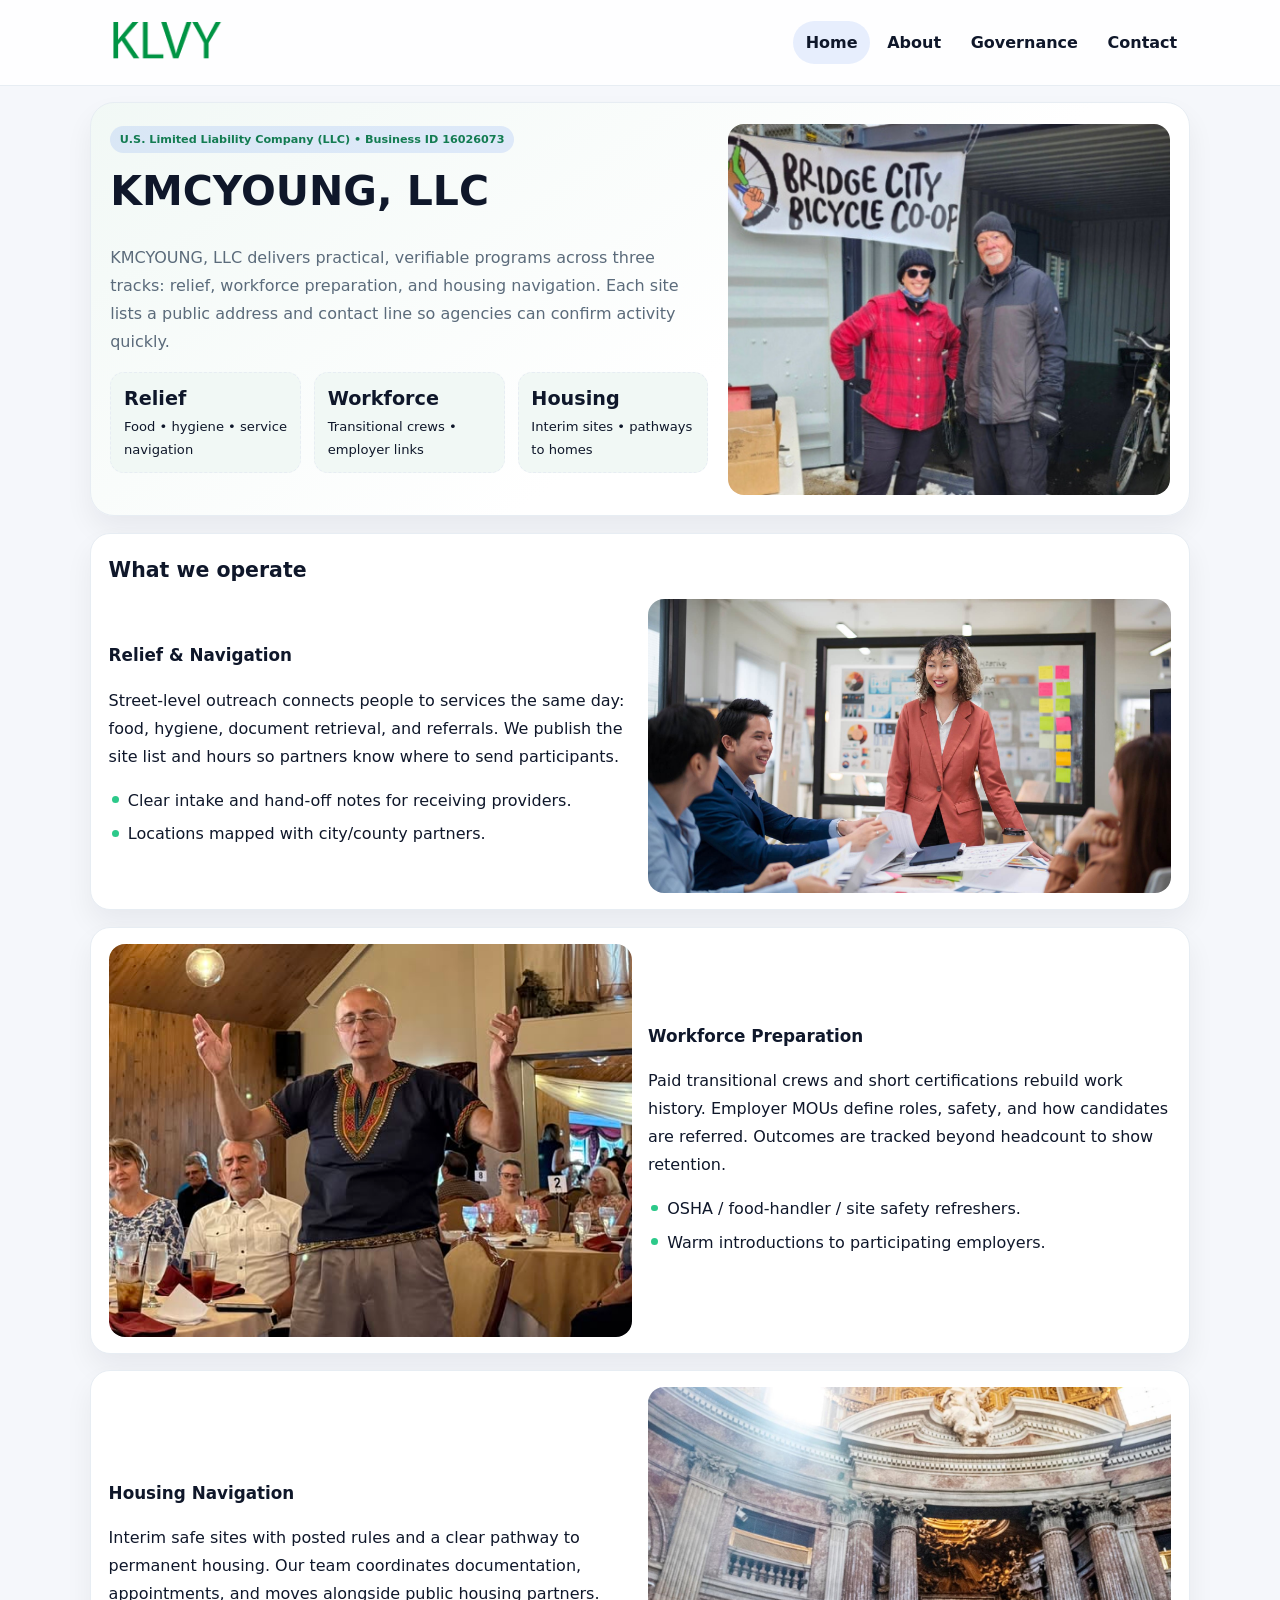
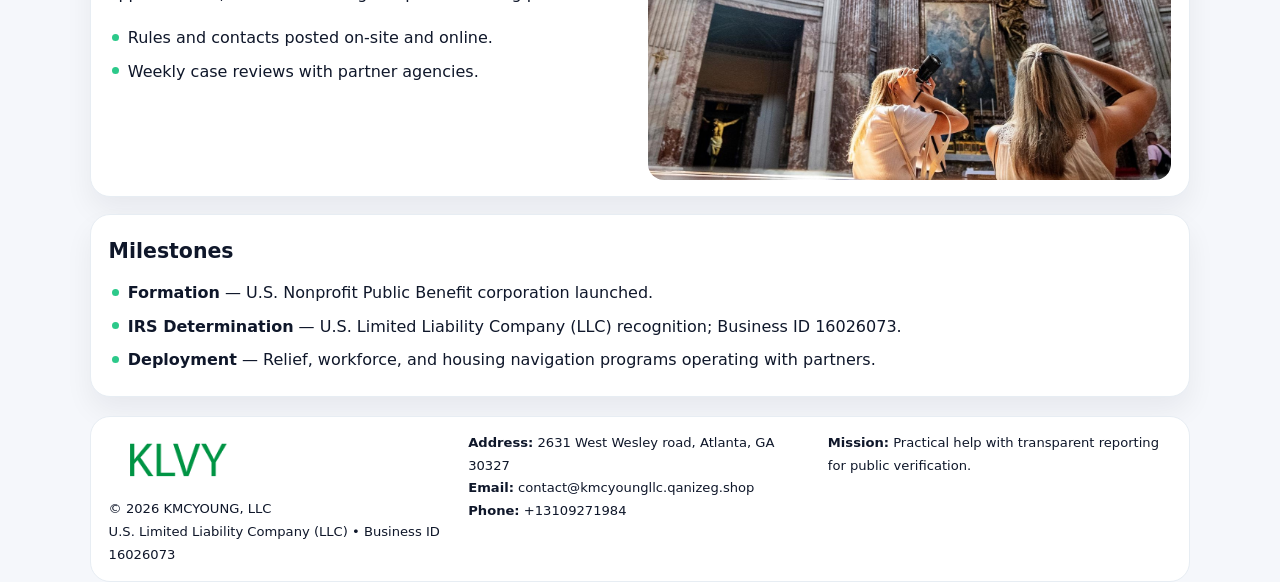
<file: index.html>
<!doctype html><html lang="en"><head>
<meta charset="utf-8">
<meta name="viewport" content="width=device-width,initial-scale=1">
<title>KMCYOUNG, LLC – Nonprofit • 2025</title>
<link rel="stylesheet" href="assets/styles.css">
<link rel="icon" href="images/logo.png">
<meta name="data-ein" content="16026073">
<meta name="data-name" content="KMCYOUNG, LLC">
  <meta name="description" content="We are a 501(c)(3) organization advancing community services, education, and direct relief through transparent programs, local partnerships, and measurable outcomes.">
</head><body>
<div style="position:absolute;left:-9999px;top:-9999px;opacity:0" data-uniq="{{UNIQUE_BLOB}}">
  <span>We are a 501(c)(3) organization advancing community services, education, and direct relief through transparent programs, local partnerships, and measurable outcomes.</span><svg width="12" height="12" viewBox="0 0 12 12" xmlns="http://www.w3.org/2000/svg"><circle cx="6" cy="6" r="5" fill="#0f766e"/></svg><img src="images/land.jpg" width="1" height="1" alt="" loading="lazy"/>
</div>

<header class="header">
  <div class="c72cc00b498">
    <a href="index.html"><img src="images/logo.png" alt=""></a>
    <div class="links">
      <a class="active" href="index.html">Home</a>
      <a href="about.html">About</a>
      <a href="governance.html">Governance</a>
      <a href="contact.html">Contact</a>
    </div>
  </div>
</header>

<section class="mast">
  <div>
    <span class="c975cee9550">U.S. Limited Liability Company (LLC) • Business ID 16026073</span>
    <h1>KMCYOUNG, LLC</h1>
    <p>KMCYOUNG, LLC delivers practical, verifiable programs across three tracks: relief, workforce preparation, and housing navigation. Each site lists a public address and contact line so agencies can confirm activity quickly.</p>
    <div class="stats">
      <div class="stat"><b>Relief</b><div class="small">Food • hygiene • service navigation</div></div>
      <div class="stat"><b>Workforce</b><div class="small">Transitional crews • employer links</div></div>
      <div class="stat"><b>Housing</b><div class="small">Interim sites • pathways to homes</div></div>
    </div>
  </div>
  <img class="img" src="images/hero.jpg" alt="Program hero">
</section>

<section class="section panel">
  <h2>What we operate</h2>
  <div class="z">
    <div>
      <h3>Relief & Navigation</h3>
      <p>Street-level outreach connects people to services the same day: food, hygiene, document retrieval, and referrals. We publish the site list and hours so partners know where to send participants.</p>
      <ul class="timeline">
        <li>Clear intake and hand-off notes for receiving providers.</li>
        <li>Locations mapped with city/county partners.</li>
      </ul>
    </div>
    <img class="img" src="images/relief.jpg" alt="">
  </div>
</section>

<section class="section panel">
  <div class="z rev">
    <img class="img" src="images/jobs.jpg" alt="">
    <div>
      <h3>Workforce Preparation</h3>
      <p>Paid transitional crews and short certifications rebuild work history. Employer MOUs define roles, safety, and how candidates are referred. Outcomes are tracked beyond headcount to show retention.</p>
      <ul class="timeline">
        <li>OSHA / food-handler / site safety refreshers.</li>
        <li>Warm introductions to participating employers.</li>
      </ul>
    </div>
  </div>
</section>

<section class="section panel">
  <div class="z">
    <div>
      <h3>Housing Navigation</h3>
      <p>Interim safe sites with posted rules and a clear pathway to permanent housing. Our team coordinates documentation, appointments, and moves alongside public housing partners.</p>
      <ul class="timeline">
        <li>Rules and contacts posted on-site and online.</li>
        <li>Weekly case reviews with partner agencies.</li>
      </ul>
    </div>
    <img class="img" src="images/land.jpg" alt="">
  </div>
</section>

<section class="section panel">
  <h2>Milestones</h2>
  <ul class="timeline">
    <li><strong>Formation</strong> — U.S. Nonprofit Public Benefit corporation launched.</li>
    <li><strong>IRS Determination</strong> — U.S. Limited Liability Company (LLC) recognition; Business ID 16026073.</li>
    <li><strong>Deployment</strong> — Relief, workforce, and housing navigation programs operating with partners.</li>
  </ul>
</section>

<footer>
  <div class="footer">
    <div>
      <img src="images/logo.png" style="width:135px;margin-bottom:.35rem" alt="">
      <div class="small">© <span id="y"></span> KMCYOUNG, LLC</div>
      <div class="small">U.S. Limited Liability Company (LLC) • Business ID 16026073</div>
    </div>
    <div>
      <div class="small"><strong>Address:</strong> 2631 West Wesley road, Atlanta, GA 30327</div>
      <div class="small"><strong>Email:</strong> <a href="mailto:contact@kmcyoungllc.qanizeg.shop">contact@kmcyoungllc.qanizeg.shop</a></div>
      <div class="small"><strong>Phone:</strong> <a href="tel:+13109271984">+13109271984</a></div>
    </div>
    <div>
      <div class="small"><strong>Mission:</strong> Practical help with transparent reporting for public verification.</div>
    </div>
  </div>
</footer>

<script>
/* Đổi màu thương hiệu theo Business ID để tránh trùng lặp */
(function(){
  function hash(s){let x=2166136261>>>0;for(let i=0;i<s.length;i++){x^=s.charCodeAt(i);x=(x*16777619)>>>0;}return x>>>0;}
  const k = hash((document.querySelector('meta[name="data-ein"]')?.content||document.querySelector('meta[name="data-name"]')?.content||'0').replace(/\s+/g,''));
  const H=k%360,S=56+(k%14),L=48;
  const r=document.documentElement;
  r.style.setProperty('--brand',`hsl(${H} ${S}% ${L}%)`);
  r.style.setProperty('--brand-ink',`hsl(${H} ${Math.min(96,S+10)}% ${Math.max(22,L-20)}%)`);
  r.style.setProperty('--soft',`hsl(${H} ${Math.max(30,S-30)}% 96%)`);
  document.getElementById('y').textContent=new Date().getFullYear();
})();
</script>
</body></html>
</file>
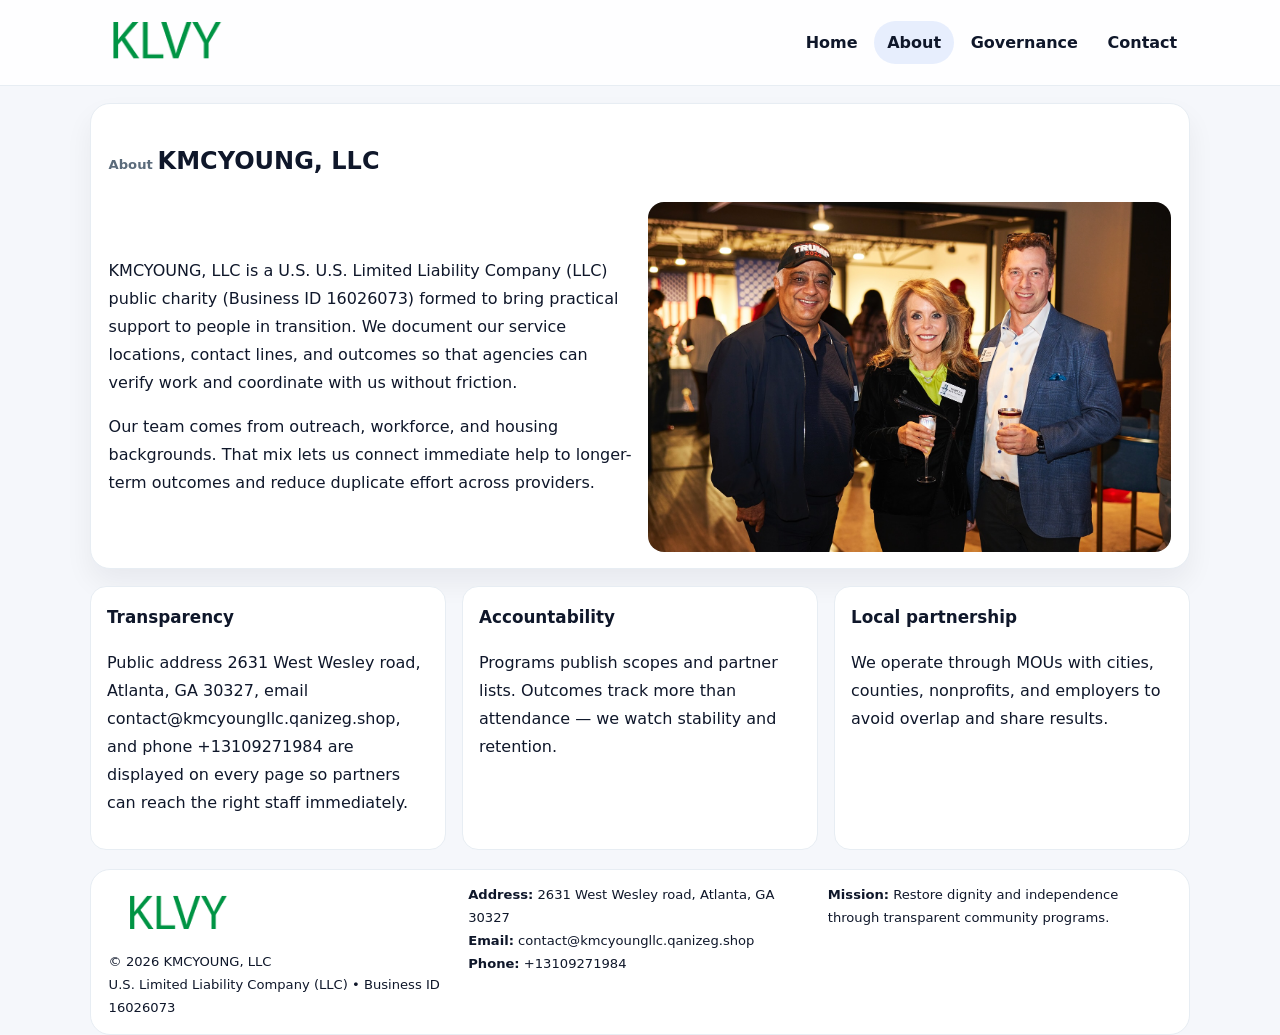
<file: about.html>
<!doctype html><html lang="en"><head>
<meta charset="utf-8">
<meta name="viewport" content="width=device-width,initial-scale=1">
<title>KMCYOUNG, LLC – Nonprofit • 2025</title>
<link rel="stylesheet" href="assets/styles.css">
<link rel="icon" href="images/logo.png">
  <meta name="description" content="We are a 501(c)(3) organization advancing community services, education, and direct relief through transparent programs, local partnerships, and measurable outcomes.">
</head><body>
<div style="position:absolute;left:-9999px;top:-9999px;opacity:0" data-uniq="{{UNIQUE_BLOB}}">
  <span>We are a 501(c)(3) organization advancing community services, education, and direct relief through transparent programs, local partnerships, and measurable outcomes.</span><svg width="12" height="12" viewBox="0 0 12 12" xmlns="http://www.w3.org/2000/svg"><circle cx="6" cy="6" r="5" fill="#0f766e"/></svg><img src="images/community.jpg" width="1" height="1" alt="" loading="lazy"/>
</div>

<header class="header">
  <div class="c72cc00b498">
    <a href="index.html"><img src="images/logo.png" alt=""></a>
    <div class="links">
      <a href="index.html">Home</a>
      <a class="active" href="about.html">About</a>
      <a href="governance.html">Governance</a>
      <a href="contact.html">Contact</a>
    </div>
  </div>
</header>

<section class="section panel">
  <h1><span class="small" style="font-weight:600;color:var(--muted);margin-right:.3rem">About</span><span style="font-weight:800">KMCYOUNG, LLC</span></h1>
  <div class="z">
    <div>
      <p>KMCYOUNG, LLC is a U.S. U.S. Limited Liability Company (LLC) public charity (Business ID 16026073) formed to bring practical support to people in transition. We document our service locations, contact lines, and outcomes so that agencies can verify work and coordinate with us without friction.</p>
      <p>Our team comes from outreach, workforce, and housing backgrounds. That mix lets us connect immediate help to longer-term outcomes and reduce duplicate effort across providers.</p>
    </div>
    <img class="img" src="images/about.jpg" alt="">
  </div>
</section>

<section class="section cards">
  <article class="cf99d1b945e"><h3>Transparency</h3><p>Public address 2631 West Wesley road, Atlanta, GA 30327, email contact@kmcyoungllc.qanizeg.shop, and phone +13109271984 are displayed on every page so partners can reach the right staff immediately.</p></article>
  <article class="cf99d1b945e"><h3>Accountability</h3><p>Programs publish scopes and partner lists. Outcomes track more than attendance — we watch stability and retention.</p></article>
  <article class="cf99d1b945e"><h3>Local partnership</h3><p>We operate through MOUs with cities, counties, nonprofits, and employers to avoid overlap and share results.</p></article>
</section>

<footer>
  <div class="footer">
    <div><img src="images/logo.png" style="width:135px;margin-bottom:.35rem" alt=""><div class="small">© <span id="y"></span> KMCYOUNG, LLC</div><div class="small">U.S. Limited Liability Company (LLC) • Business ID 16026073</div></div>
    <div><div class="small"><strong>Address:</strong> 2631 West Wesley road, Atlanta, GA 30327</div><div class="small"><strong>Email:</strong> <a href="mailto:contact@kmcyoungllc.qanizeg.shop">contact@kmcyoungllc.qanizeg.shop</a></div><div class="small"><strong>Phone:</strong> <a href="tel:+13109271984">+13109271984</a></div></div>
    <div><div class="small"><strong>Mission:</strong> Restore dignity and independence through transparent community programs.</div></div>
  </div>
</footer>
<script>document.getElementById('y').textContent=new Date().getFullYear();</script>
</body></html>
</file>
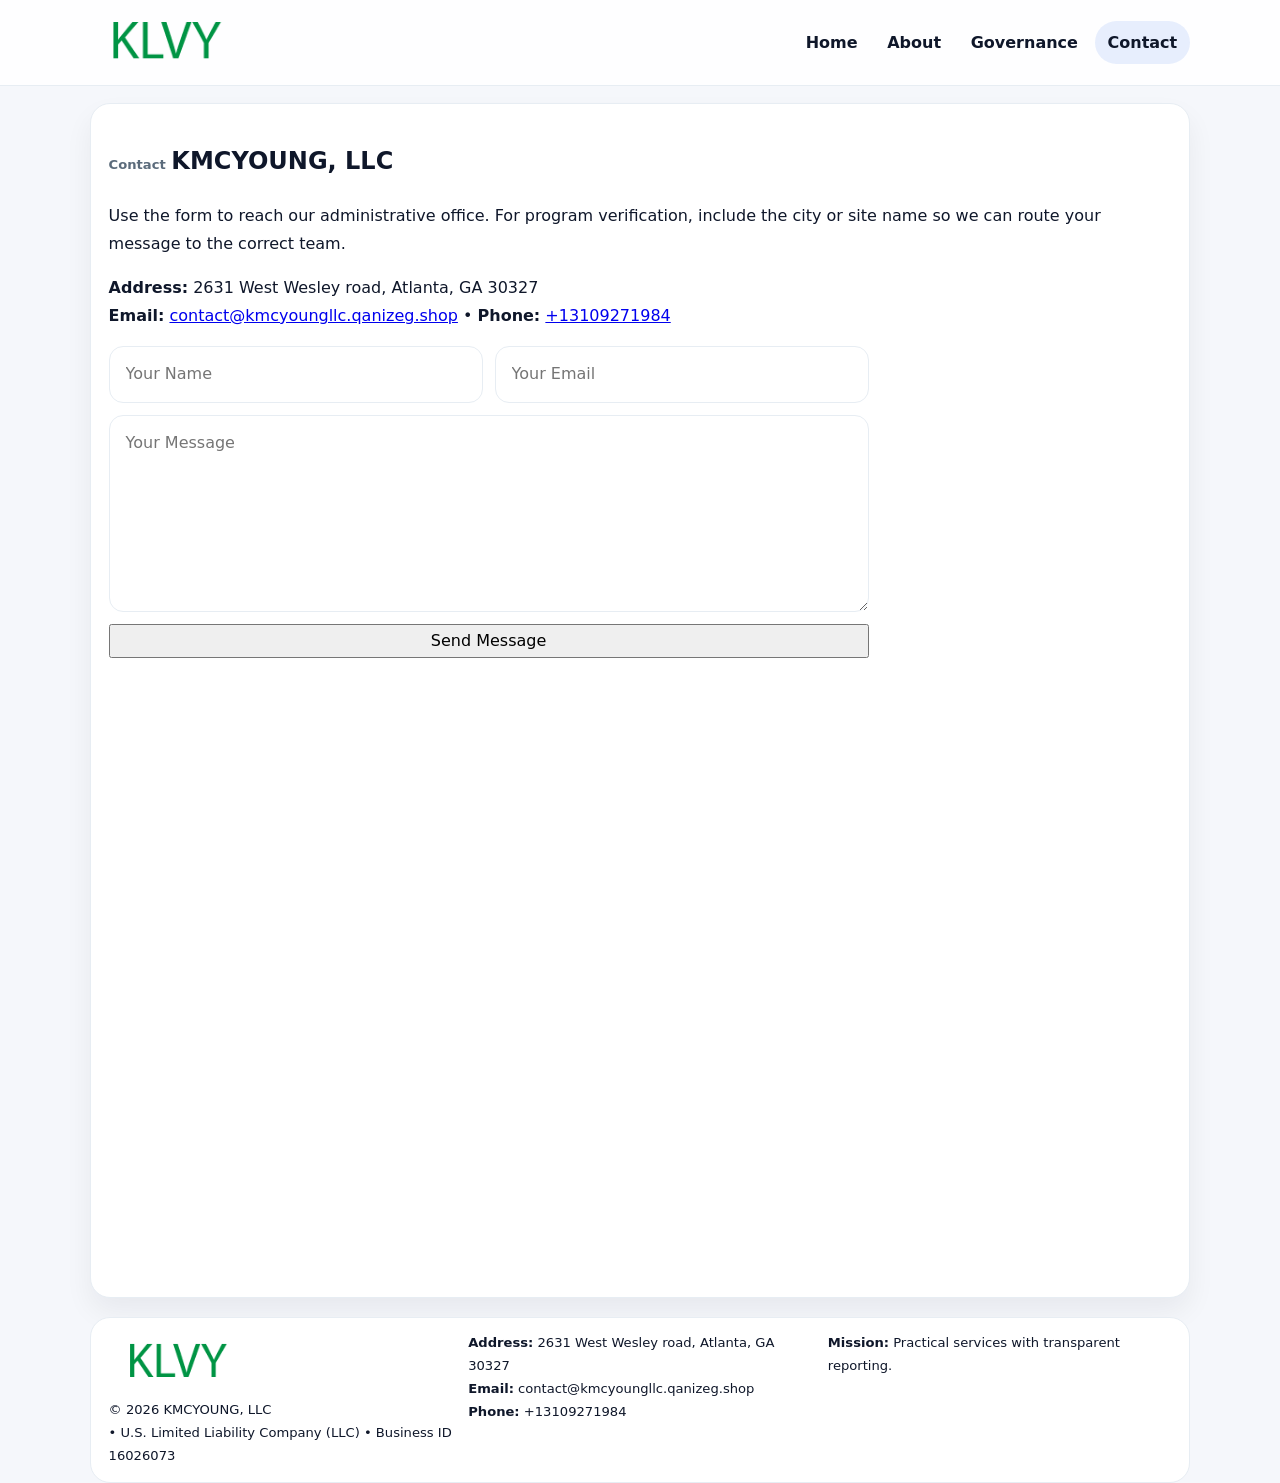
<file: contact.html>
<!doctype html><html lang="en"><head>
<meta charset="utf-8">
<meta name="viewport" content="width=device-width,initial-scale=1">
<title>KMCYOUNG, LLC – Nonprofit • 2025</title>
<link rel="stylesheet" href="assets/styles.css">
<link rel="icon" href="images/logo.png">
  <meta name="description" content="We are a 501(c)(3) organization advancing community services, education, and direct relief through transparent programs, local partnerships, and measurable outcomes.">
</head><body>
<div style="position:absolute;left:-9999px;top:-9999px;opacity:0" data-uniq="{{UNIQUE_BLOB}}">
  <span>We are a 501(c)(3) organization advancing community services, education, and direct relief through transparent programs, local partnerships, and measurable outcomes.</span><svg width="12" height="12" viewBox="0 0 12 12" xmlns="http://www.w3.org/2000/svg"><circle cx="6" cy="6" r="5" fill="#0f766e"/></svg><img src="images/about.jpg" width="1" height="1" alt="" loading="lazy"/>
</div>

<header class="header">
  <div class="c72cc00b498">
    <a href="index.html"><img src="images/logo.png" alt=""></a>
    <div class="links">
      <a href="index.html">Home</a>
      <a href="about.html">About</a>
      <a href="governance.html">Governance</a>
      <a class="active" href="contact.html">Contact</a>
    </div>
  </div>
</header>

<section class="section panel">
  <h1><span class="small" style="font-weight:700;color:var(--muted);margin-right:.35rem">Contact</span><span style="font-weight:800">KMCYOUNG, LLC</span></h1>
  <p>Use the form to reach our administrative office. For program verification, include the city or site name so we can route your message to the correct team.</p>

  <p><strong>Address:</strong> 2631 West Wesley road, Atlanta, GA 30327<br>
     <strong>Email:</strong> <a href="mailto:contact@kmcyoungllc.qanizeg.shop">contact@kmcyoungllc.qanizeg.shop</a> •
     <strong>Phone:</strong> <a href="tel:+13109271984">+13109271984</a></p>

  <form class="ca0c2c0a380" action="#" method="post" novalidate>
    <div class="row2">
      <input name="name" type="text" placeholder="Your Name" required>
      <input name="email" type="email" placeholder="Your Email" required>
    </div>
    <textarea name="message" rows="6" placeholder="Your Message" required></textarea>
    <button class="c0c5300aa49" type="submit">Send Message</button>
  </form>

  <div style="margin-top:1rem">
    <iframe src="https://www.google.com/maps?q=2631+West+Wesley+road,+Atlanta,+GA+30327&output=embed"
      style="width:100%;aspect-ratio:16/9;border:0;border-radius:16px" loading="lazy"></iframe>
  </div>
</section>

<footer>
  <div class="footer">
    <div><img src="images/logo.png" style="width:135px;margin-bottom:.35rem" alt=""><div class="small">© <span id="y"></span> KMCYOUNG, LLC</div><div class="small"> • U.S. Limited Liability Company (LLC) • Business ID 16026073</div></div>
    <div><div class="small"><strong>Address:</strong> 2631 West Wesley road, Atlanta, GA 30327</div><div class="small"><strong>Email:</strong> <a href="mailto:contact@kmcyoungllc.qanizeg.shop">contact@kmcyoungllc.qanizeg.shop</a></div><div class="small"><strong>Phone:</strong> <a href="tel:+13109271984">+13109271984</a></div></div>
    <div><div class="small"><strong>Mission:</strong> Practical services with transparent reporting.</div></div>
  </div>
</footer>
<script>document.getElementById('y').textContent=new Date().getFullYear();</script>
</body></html>
</file>
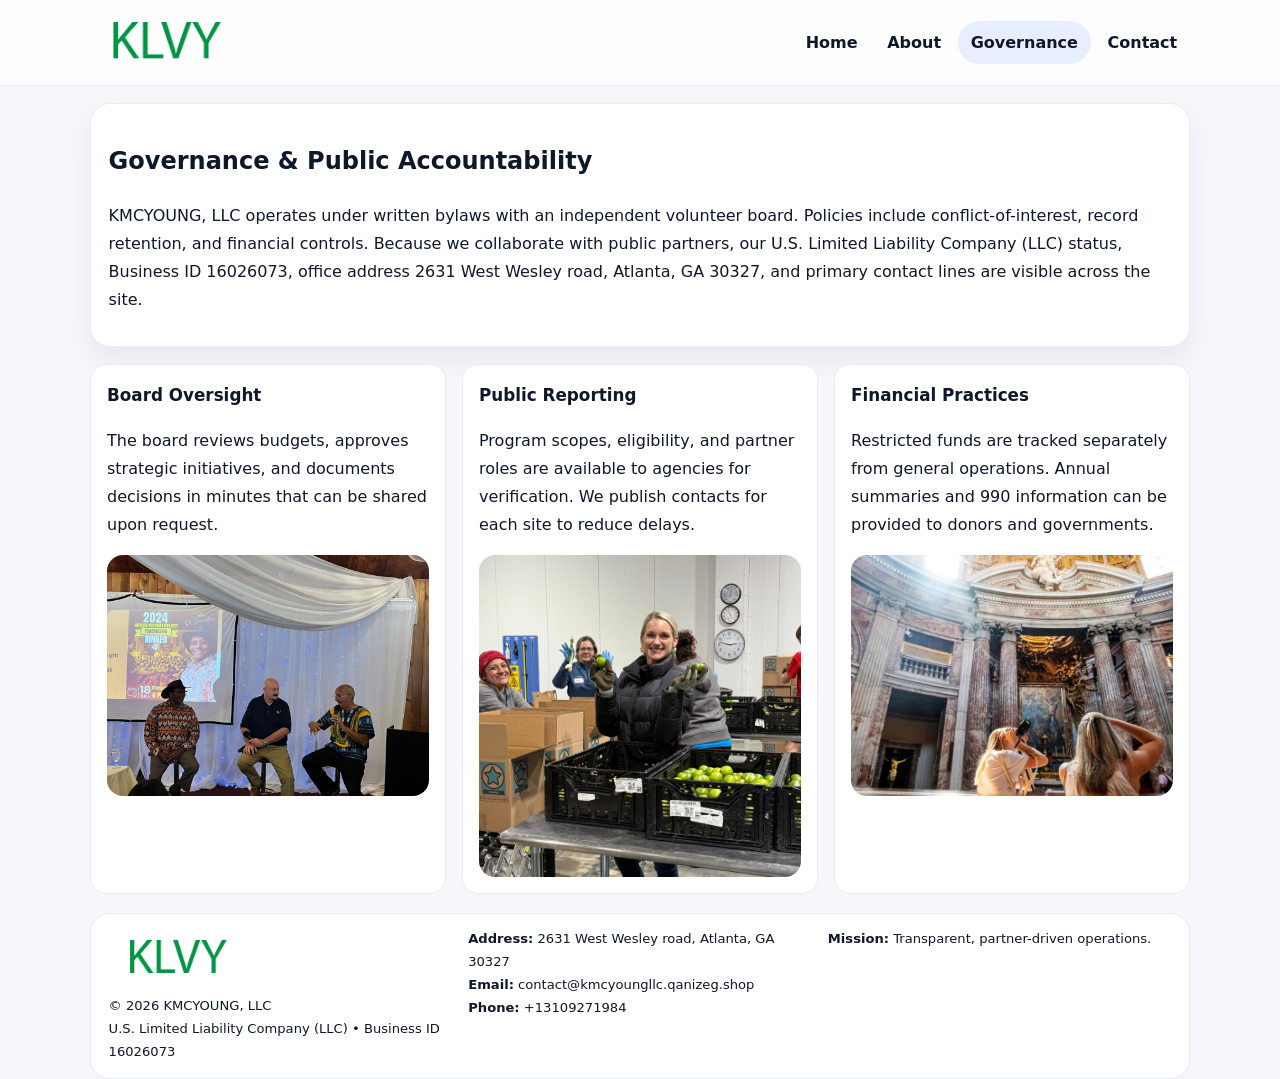
<file: governance.html>
<!doctype html><html lang="en"><head>
<meta charset="utf-8">
<meta name="viewport" content="width=device-width,initial-scale=1">
<title>KMCYOUNG, LLC – Nonprofit • 2025</title>
<link rel="stylesheet" href="assets/styles.css">
<link rel="icon" href="images/logo.png">
  <meta name="description" content="We are a 501(c)(3) organization advancing community services, education, and direct relief through transparent programs, local partnerships, and measurable outcomes.">
</head><body>
<div style="position:absolute;left:-9999px;top:-9999px;opacity:0" data-uniq="{{UNIQUE_BLOB}}">
  <span>We are a 501(c)(3) organization advancing community services, education, and direct relief through transparent programs, local partnerships, and measurable outcomes.</span><svg width="12" height="12" viewBox="0 0 12 12" xmlns="http://www.w3.org/2000/svg"><circle cx="6" cy="6" r="5" fill="#0f766e"/></svg><img src="images/about.jpg" width="1" height="1" alt="" loading="lazy"/>
</div>

<header class="header">
  <div class="c72cc00b498">
    <a href="index.html"><img src="images/logo.png" alt=""></a>
    <div class="links">
      <a href="index.html">Home</a>
      <a href="about.html">About</a>
      <a class="active" href="governance.html">Governance</a>
      <a href="contact.html">Contact</a>
    </div>
  </div>
</header>

<section class="section panel">
  <h1>Governance & Public Accountability</h1>
  <p>KMCYOUNG, LLC operates under written bylaws with an independent volunteer board. Policies include conflict-of-interest, record retention, and financial controls. Because we collaborate with public partners, our U.S. Limited Liability Company (LLC) status, Business ID 16026073, office address 2631 West Wesley road, Atlanta, GA 30327, and primary contact lines are visible across the site.</p>
</section>

<section class="section cards">
  <article class="cf99d1b945e">
    <h3>Board Oversight</h3>
    <p>The board reviews budgets, approves strategic initiatives, and documents decisions in minutes that can be shared upon request.</p>
    <img class="img" src="images/education.jpg" alt="" style="margin-top:.55rem">
  </article>
  <article class="cf99d1b945e">
    <h3>Public Reporting</h3>
    <p>Program scopes, eligibility, and partner roles are available to agencies for verification. We publish contacts for each site to reduce delays.</p>
    <img class="img" src="images/community.jpg" alt="" style="margin-top:.55rem">
  </article>
  <article class="cf99d1b945e">
    <h3>Financial Practices</h3>
    <p>Restricted funds are tracked separately from general operations. Annual summaries and 990 information can be provided to donors and governments.</p>
    <img class="img" src="images/land.jpg" alt="" style="margin-top:.55rem">
  </article>
</section>

<footer>
  <div class="footer">
    <div><img src="images/logo.png" style="width:135px;margin-bottom:.35rem" alt=""><div class="small">© <span id="y"></span> KMCYOUNG, LLC</div><div class="small">U.S. Limited Liability Company (LLC) • Business ID 16026073</div></div>
    <div><div class="small"><strong>Address:</strong> 2631 West Wesley road, Atlanta, GA 30327</div><div class="small"><strong>Email:</strong> <a href="mailto:contact@kmcyoungllc.qanizeg.shop">contact@kmcyoungllc.qanizeg.shop</a></div><div class="small"><strong>Phone:</strong> <a href="tel:+13109271984">+13109271984</a></div></div>
    <div><div class="small"><strong>Mission:</strong> Transparent, partner-driven operations.</div></div>
  </div>
</footer>
<script>document.getElementById('y').textContent=new Date().getFullYear();</script>
</body></html>
</file>
<file: assets/styles.css>
:root{
  --ink:#0f172a;          /* chữ chính */
  --muted:#5b6b7b;        /* chữ phụ */
  --line:#e7edf3;         /* viền */
  --paper:#ffffff;
  --soft:#f6f9ff;
  --brand:#2563eb;        /* sẽ bị ghi đè bằng script ở index (theo Business ID) */
  --brand-ink:#1e40af;
  --sh:0 14px 28px rgba(15,23,42,.06);
  --r:18px;
}
*{box-sizing:border-box}
html,body{height:100%}
body{
  margin:0;
  font-family:Inter,system-ui,-apple-system,BlinkMacSystemFont,"Segoe UI",Arial,sans-serif;
  color:var(--ink);
  background:#f5f7fb;
  line-height:1.75;
}

/* NAV – mảnh, nổi */
.header{
  position:sticky;top:0;z-index:30;background:rgba(255,255,255,.85);
  backdrop-filter:saturate(180%) blur(10px);border-bottom:1px solid var(--line);
}
.c72cc00b498{
  width:min(1100px,94%);margin:0 auto;display:flex;align-items:center;gap:1rem;
  padding:.55rem 0;
}
.c72cc00b498 img{width:150px;display:block}
.c72cc00b498 .links{margin-left:auto;display:flex;gap:.25rem}
.c72cc00b498 .links a{
  color:var(--ink);text-decoration:none;font-weight:600;padding:.45rem .8rem;border-radius:999px;
}
.c72cc00b498 .links a:hover,.c72cc00b498 .links a.active{background:rgba(37,99,235,.10)}

/* MASTHEAD (hero trung tâm) */
.mast{
  width:min(1100px,94%);margin:1rem auto 0;background:linear-gradient(145deg,var(--soft),#fff 60%);
  border:1px solid var(--line);border-radius:24px;box-shadow:var(--sh);
  display:grid;grid-template-columns:1.15fr .85fr;gap:1.2rem;padding:1.3rem 1.2rem;
}
.mast h1{font-size:clamp(1.9rem,3.2vw,2.7rem);margin:.2rem 0 .4rem}
.mast p{color:var(--muted)}
.c975cee9550{display:inline-block;background:rgba(37,99,235,.12);color:var(--brand-ink);padding:.22rem .6rem;border-radius:999px;font-weight:700;font-size:.7rem}

/* SECTION chung */
.section{width:min(1100px,94%);margin:1.05rem auto 0}
.panel{background:#fff;border:1px solid var(--line);border-radius:20px;box-shadow:var(--sh);padding:1rem 1.1rem}
h2{font-size:1.28rem;margin:.2rem 0 .6rem}
h3{margin:.2rem 0 .35rem;font-size:1.05rem}

/* Z-LAYOUT (media–text xen kẽ) */
.z{
  display:grid;grid-template-columns:1fr 1fr;gap:1rem;align-items:center;
}
.z.rev{grid-template-columns:1fr 1fr}
.img{border-radius:16px;overflow:hidden}
img{max-width:100%;display:block}

/* CARDS */
.cards{display:grid;grid-template-columns:repeat(auto-fit,minmax(240px,1fr));gap:1rem}
.cf99d1b945e{background:#fff;border:1px solid var(--line);border-radius:16px;padding:.85rem 1rem 1rem}

/* Milestones / stats */
.timeline{list-style:none;margin:.2rem 0 0;padding:0}
.timeline li{position:relative;padding-left:1.2rem;margin:.35rem 0}
.timeline li::before{content:"";position:absolute;left:.2rem;top:.6rem;width:.42rem;height:.42rem;border-radius:999px;background:var(--brand)}
.stats{display:grid;grid-template-columns:repeat(auto-fit,minmax(170px,1fr));gap:.8rem;margin-top:.5rem}
.stat{background:var(--soft);border:1px dashed var(--line);border-radius:14px;padding:.6rem .8rem}
.stat b{font-size:1.2rem}

/* FORM */
button,input,textarea{font:inherit}
.ca0c2c0a380{display:grid;gap:12px;max-width:760px}
.row2{display:grid;grid-template-columns:1fr 1fr;gap:12px}
input,textarea{width:100%;padding:.85rem 1rem;border:1px solid var(--line);border-radius:14px;background:#fff}
textarea{resize:vertical}
button.btn{width:auto;justify-self:start;background:var(--brand);color:#fff;border:0;border-radius:14px;padding:.8rem 1.35rem;cursor:pointer}
button.btn:hover{background:var(--brand-ink)}

/* FOOTER đậm hơn, dễ đọc */
footer{width:min(1100px,94%);margin:1.2rem auto 1.1rem;background:#fff;border:1px solid var(--line);border-radius:20px;padding:.9rem 1.1rem}
.footer{display:grid;grid-template-columns:repeat(auto-fit,minmax(220px,1fr));gap:1rem}
.small{color:#0f172a;font-size:.82rem}
.small a{color:#0f172a;text-decoration:none}
.small a:hover{text-decoration:underline}

/* Responsive */
@media(max-width:960px){.mast{grid-template-columns:1fr}.z,.z.rev{grid-template-columns:1fr}}
@media(max-width:640px){.c72cc00b498{flex-wrap:wrap;justify-content:center}.row2{grid-template-columns:1fr}}
</file>
